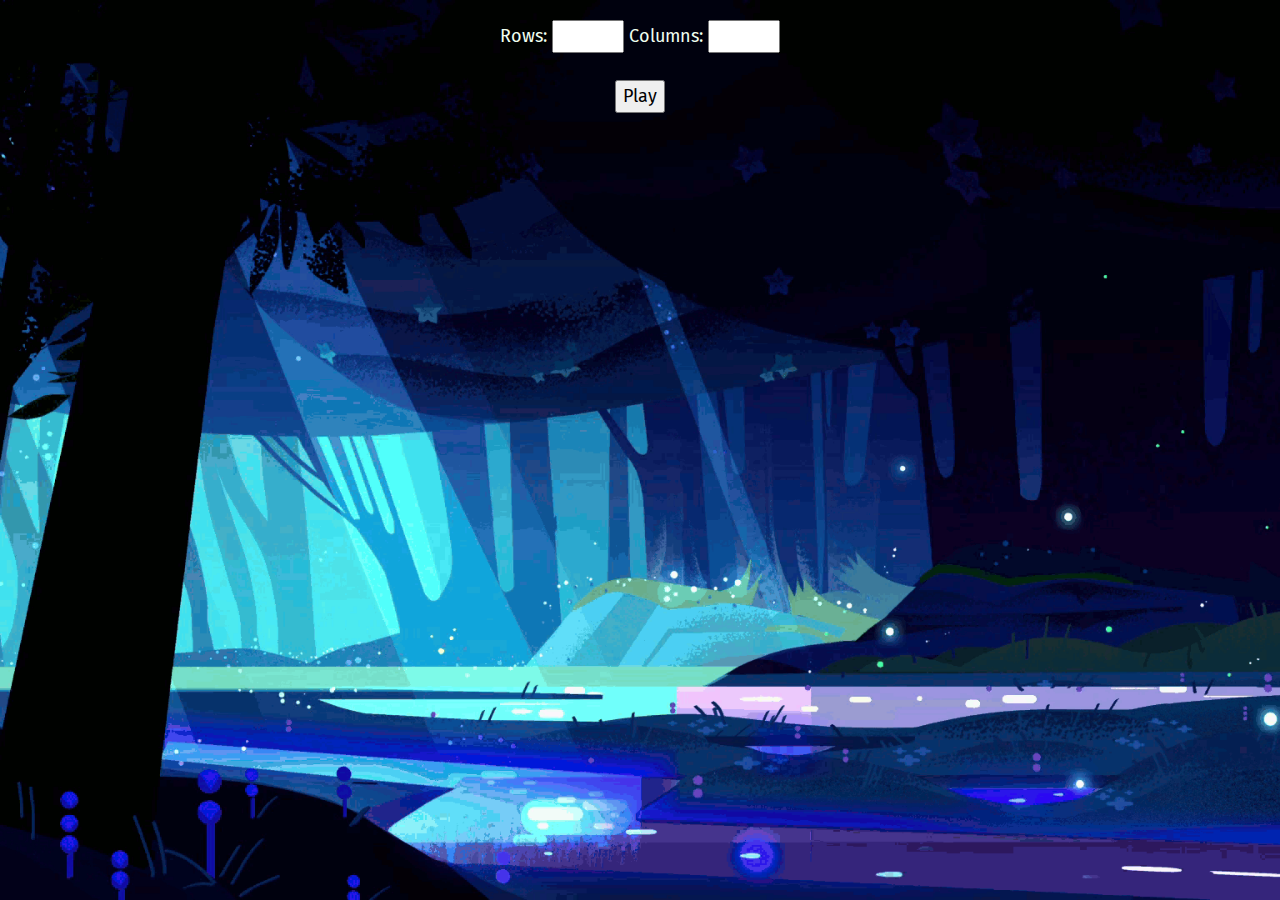
<file: minesweeper/index.html>
<!DOCTYPE html>
<html lang="en">
  <head>
    <meta charset="UTF-8" />
    <meta http-equiv="X-UA-Compatible" content="IE=edge" />
    <meta name="viewport" content="width=device-width, initial-scale=1.0" />
    <title>Document</title>
    <script src="https://ajax.googleapis.com/ajax/libs/jquery/3.6.0/jquery.min.js"></script>
    <link
      href="https://cdn.jsdelivr.net/npm/bootstrap@5.1.3/dist/css/bootstrap.min.css"
      rel="stylesheet"
    />
    <link rel="preconnect" href="https://fonts.googleapis.com" />
    <link rel="preconnect" href="https://fonts.gstatic.com" crossorigin />
    <link
      href="https://fonts.googleapis.com/css2?family=Fira+Sans:ital@1&family=Mochiy+Pop+One&display=swap"
      rel="stylesheet"
    />
    <style>
      table {
        margin-top: 50px;
        margin: auto;
        font-size: 22px;
      }
      .table_btn {
        width: 40px;
        height: 40px;
        border-radius: 4px;
        color: lightcyan;
      }
      body {
        background: url("./img.gif") no-repeat center fixed;
        background-size: cover;
        color: honeydew;
        font-family: "Fira Sans", sans-serif;
        font-size: 18px;
      }
      td {
        padding: 5px;
      }
    </style>
  </head>

  <body>
    <div id="div1" style="margin-top: 20px">
      <form style="text-align: center">
        <label for="rows">Rows:</label>
        <input type="number" id="rows" min="4" max="10" required />
        <label for="cols">Columns:</label>
        <input type="number" id="cols" min="4" max="10" required /><br /><br />
        <input type="submit" value="Play" id="play" />
      </form>
    </div>

    <div style="text-align: center">
      <h1 id="display" style="display: none"></h1>
    </div>

    <table id="t1" class="table-primary"></table>

    <script>
      var arr = [];
      $("form").on("submit", (event) => {
        createGame();
        event.preventDefault();
      });

      var createGame = () => {
        arr = [];
        var rows = parseInt($("#rows").val());
        var cols = parseInt($("#cols").val());
        var bombs = parseInt((rows * cols) / 2);
        var xhr = new XMLHttpRequest();
        xhr.withCredentials = true;
        xhr.open(
          "GET",
          `https://minesweeper1.p.rapidapi.com/boards/new?r=${rows}&c=${cols}`
        );
        xhr.setRequestHeader("x-rapidapi-host", "minesweeper1.p.rapidapi.com");
        xhr.setRequestHeader(
          "x-rapidapi-key",
          "4a3d307d2bmshd8ca0f1679ee0afp169bb3jsn941f7a4d87f6"
        );
        xhr.send();
        xhr.onload = () => {
          var matrix = JSON.parse(xhr.responseText).board;
          $("#t1").html("");
          $("#display").css("display", "none");
          let html = "";
          for (row of matrix) {
            html += "<tr>";
            for (col of row) {
              arr.push(col);
              html += `
            <td>
              <button class="table_btn" value=${col}></button>
            </td>
            `;
            }
            html += "</tr>";
          }
          $("#t1").append(html);
          $("#t1").show();
          console.log(arr);
        };
      };

      var isWinner = () => {
        // console.log(arr);
        // console.log(arr.length);
        for (element of arr) {
          if (element != -1 && !isNaN(element)) {
            return false;
          }
        }
        return true;
      };

      $(document).on("click", ".table_btn", function () {
        if ($(this).val() != -1) {
          console.log($(".table_btn").index($(this)));
          arr[$(".table_btn").index($(this))] = NaN;

          $(this)
            .text($(this).val())
            .css("color", "green")
            .css("font-weight", "bold");
          if (isWinner()) {
            $(".table_btn").each(function (index, element) {
              if ($(element).val() == -1) {
                $(element).text("").text("💣");
              }
              $(element).prop("disabled", true);
            });
            $("#display")
              .text("You Win")
              .css("display", "block")
              .css("color", "#2E7D32");
          }
        } else {
          $("#display")
            .text("You Lost")
            .css("display", "block")
            .css("color", "#D32F2F");
          $(".table_btn").each(function (index, element) {
            if ($(element).val() != -1) {
              $(element)
                .text($(element).val())
                .css("color", "green")
                .css("font-weight", "bold");
            } else {
              $(element).text("").text("💣");
            }
            $(element).prop("disabled", true);
          });
          $("#play").text("Play Again");
        }
      });
    </script>
  </body>
</html>
</file>
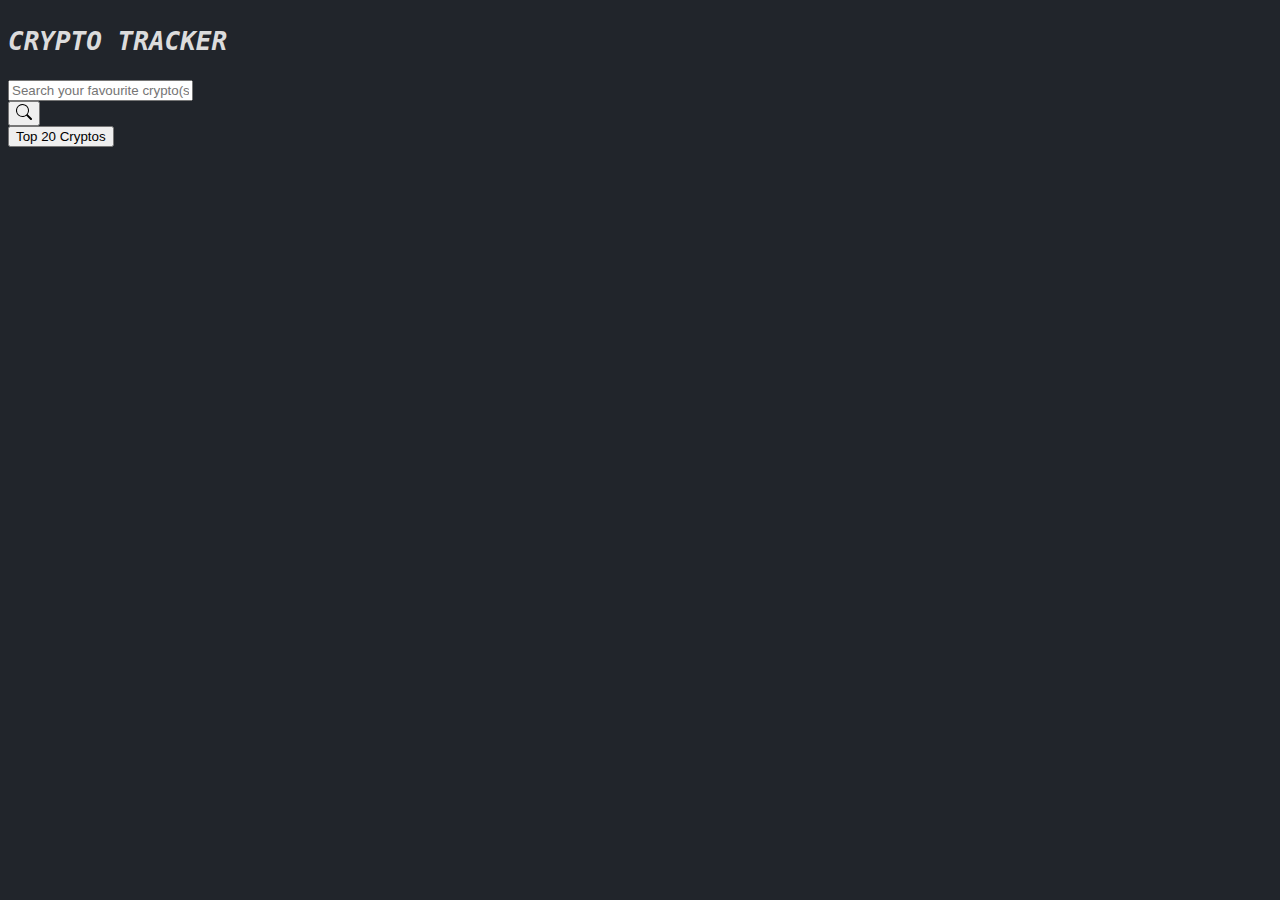
<file: crypto/crypto.html>
<!DOCTYPE html>
<html lang="en">
  <head>
    <meta charset="UTF-8" />
    <meta http-equiv="X-UA-Compatible" content="IE=edge" />
    <meta name="viewport" content="width=device-width, initial-scale=1.0" />
    <title>Crypto Tracker</title>
    <script src="https://ajax.googleapis.com/ajax/libs/jquery/3.6.0/jquery.min.js"></script>
    <link rel="preconnect" href="https://fonts.googleapis.com" />
    <link rel="preconnect" href="https://fonts.gstatic.com" crossorigin />
    <link
      href="https://fonts.googleapis.com/css2?family=Work+Sans&display=swap"
      rel="stylesheet"
    />
    <link
      href="https://cdn.jsdelivr.net/npm/bootstrap@5.1.3/dist/css/bootstrap.min.css"
      rel="stylesheet"
      integrity="sha384-1BmE4kWBq78iYhFldvKuhfTAU6auU8tT94WrHftjDbrCEXSU1oBoqyl2QvZ6jIW3"
      crossorigin="anonymous"
    />
    <script
      src="https://cdn.jsdelivr.net/npm/bootstrap@5.1.3/dist/js/bootstrap.bundle.min.js"
      integrity="sha384-ka7Sk0Gln4gmtz2MlQnikT1wXgYsOg+OMhuP+IlRH9sENBO0LRn5q+8nbTov4+1p"
      crossorigin="anonymous"
    ></script>
    <link rel="stylesheet" href="./style.css" />
  </head>

  <body>
    <div class="container-fluid">
      <div>
        <h1
          class="text-center"
          style="font-family: Verdana, Geneva, Tahoma, sans-serif"
        >
          <i style="font-family: monospace">CRYPTO TRACKER</i>
        </h1>
      </div>
      <div class="row justify content around">
        <div class="col-md-4 offset-md-4">
          <form>
            <div class="input-group mb-3">
              <input
                id="search"
                type="text"
                class="form-control"
                placeholder="Search your favourite crypto(s)"
                aria-label="Search your favourite crypto(s)"
                aria-describedby="basic-addon2"
                required
              />
              <div class="input-group-append">
                <button
                  class="btn btn-success"
                  type="submit"
                  id="button-addon2"
                >
                  <svg
                    xmlns="http://www.w3.org/2000/svg"
                    width="16"
                    height="16"
                    fill="currentColor"
                    class="bi bi-search"
                    viewBox="0 0 16 16"
                  >
                    <path
                      d="M11.742 10.344a6.5 6.5 0 1 0-1.397 1.398h-.001c.03.04.062.078.098.115l3.85 3.85a1 1 0 0 0 1.415-1.414l-3.85-3.85a1.007 1.007 0 0 0-.115-.1zM12 6.5a5.5 5.5 0 1 1-11 0 5.5 5.5 0 0 1 11 0z"
                    />
                  </svg>
                </button>
              </div>
            </div>
          </form>
        </div>
        <div class="offset-md-2 col-md-2">
          <button type="button" class="btn btn-light" id="top20">
            Top 20 Cryptos
          </button>
        </div>
      </div>
      <p></p>
      <div
        class="mx-auto table-responsive-md col-sm-12 col-md-10"
        style="background-color: gainsboro"
      >
        <table
          id="t1"
          class="table table-striped table-hover text-left"
        ></table>
      </div>
    </div>

    <script>
      async function getData(url) {
        let data = await fetch(url);
        data = (await data.json()).data;
        printData(data);
      }

      function printData(data) {
        var row = `
            <thead class="thead-dark">
              <tr>
                <th scope="col">Symbol</th>
                <th scope="col">Name</th>
                <th scope="col">Price</th>
                <th scope="col">Market Cap</th>
                <th scope="col">Change(24h)</th>
              </tr>
            </thead><tbody>
          `;
        data.forEach(function (obj) {
          row += `<tr>`;
          row += `<td>${obj.symbol}</td>`;
          row += `<td>${obj.name}</td>`;
          row += `<td>$${parseFloat(obj.priceUsd).toFixed(6)}</td>`;
          row += `<td>$${parseFloat(obj.marketCapUsd).toFixed(2)}</td>`;
          row +=
            `<td style="background-color:${
              parseFloat(obj.changePercent24Hr) > 0 ? "#66BB6A" : "#FF5722"
            }">` +
            parseFloat(obj.changePercent24Hr).toFixed(2) +
            "%" +
            `</td>`;
          row += "</tr>";
        });
        row += "</tbody>";
        $("#t1").html(row);
      }

      $("form").submit(function (event) {
        if ($("#t1").html() != "") $("#t1").fadeOut("1000");
        var str = $("#search").val();
        var url = `https://api.coincap.io/v2/assets?ids=${str}`;
        $("#t1").fadeIn("1000");
        getData(url);
        event.preventDefault();
      });
      $("#top20").click(function () {
        if ($("#t1").html() != "") $("#t1").fadeOut("1000");
        var url = `https://api.coincap.io/v2/assets?limit=20`;
        $("#t1").fadeIn("1000");
        getData(url);
      });
    </script>
  </body>
</html>
</file>
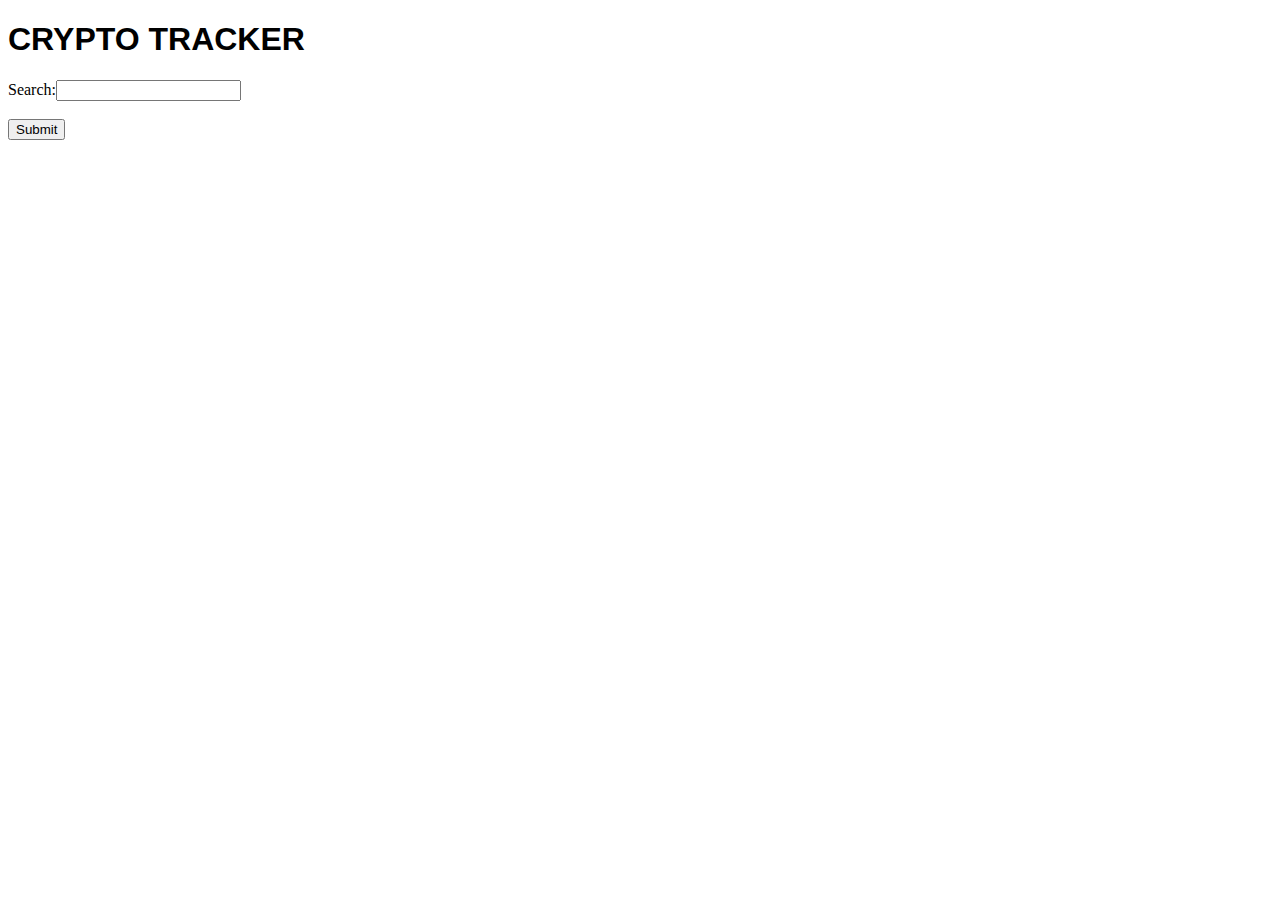
<file: crypto/temp.html>
<!DOCTYPE html>
<html lang="en">
  <head>
    <title>Crypto Tracker</title>
    <script src="https://ajax.googleapis.com/ajax/libs/jquery/3.6.0/jquery.min.js"></script>
    <style>
      form {
        display: table;
      }

      p {
        display: table-row;
      }

      label {
        display: table-cell;
        vertical-align: middle;
      }

      input {
        display: table-cell;
      }

      span {
        color: red;
      }

      tr:nth-child(odd) {
        background-color: #dbe5f1;
      }

      tr:nth-child(even) {
        background-color: #b8cce4;
      }

      tr:nth-child(1) {
        background-color: #4f81bd;
        color: white;
      }

      td,
      th {
        border: 2px solid white;
      }

      table {
        border-collapse: collapse;
        border-radius: 10px;
        border: 2px solid goldenrod;
        width: 50%;
        text-align: center;
      }
    </style>
  </head>

  <body>
    <h1 style="font-family: Verdana, Geneva, Tahoma, sans-serif">
      CRYPTO TRACKER
    </h1>
    <form>
      Search:<input type="text" id="search" required /><br /><br />
      <input type="submit" value="Submit" />
    </form>
    <p></p>
    <table id="t1" style="border: 1px solid black"></table>
    <script>
      $("form").submit(function (event) {
        var xhr = new XMLHttpRequest();
        var search = $("#search").val();
        xhr.open("GET", `https://api.coincap.io/v2/assets?ids=${search}`);
        xhr.onload = function () {
          var data = JSON.parse(xhr.responseText).data;
          var row =
            "<tr><th>Symbol</th><th>Name</th><th>Price</th><th>Supply</th><th>Max Supply</th><th>Market Cap</th><th>% Change(24 hrs)</th></tr>";
          data.forEach(function (obj) {
            row += "<tr>";
            row += "<td>" + obj.symbol + "</td>";
            row += "<td>" + obj.name + "</td>";
            row += "<td>" + "$" + parseFloat(obj.priceUsd).toFixed(3) + "</td>";
            row += "<td>" + parseInt(obj.supply) + "</td>";
            row += "<td>" + parseInt(obj.maxSupply) + "</td>";
            row += "<td>" + parseFloat(obj.marketCapUsd).toFixed(2) + "</td>";
            row +=
              "<td>" +
              parseFloat(obj.changePercent24Hr).toFixed(2) +
              "%" +
              "</td>";
            row += "</tr>";
          });
          $("#t1").html(row);
        };
        xhr.send();
        event.preventDefault();
      });
    </script>
  </body>
</html>
</file>
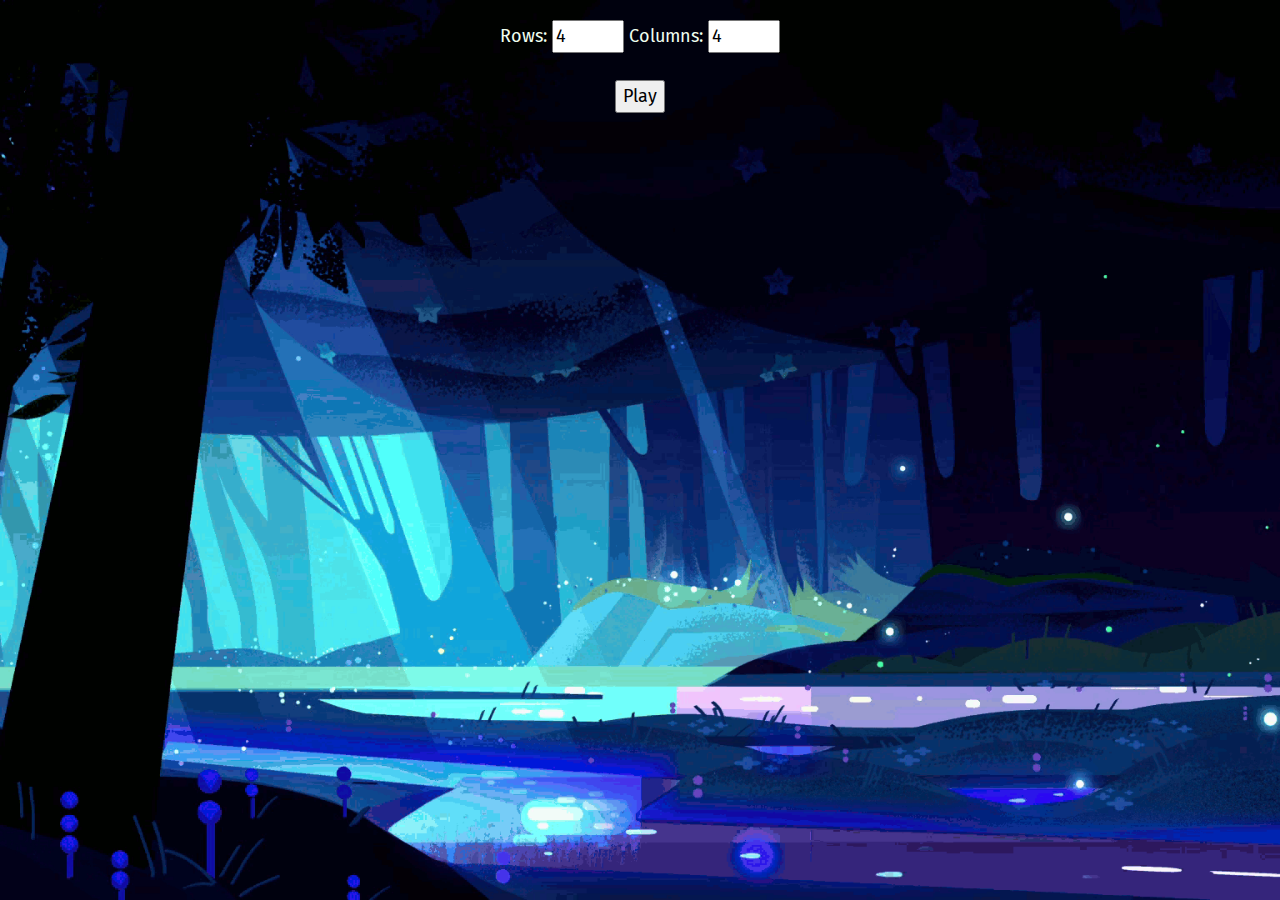
<file: minesweeper/minesweeper.html>
<!DOCTYPE html>
<html lang="en">
  <head>
    <meta charset="UTF-8" />
    <meta http-equiv="X-UA-Compatible" content="IE=edge" />
    <meta name="viewport" content="width=device-width, initial-scale=1.0" />
    <title>Minesweeper</title>
    <script src="https://ajax.googleapis.com/ajax/libs/jquery/3.6.0/jquery.min.js"></script>
    <link
      href="https://cdn.jsdelivr.net/npm/bootstrap@5.1.3/dist/css/bootstrap.min.css"
      rel="stylesheet"
    />
    <link rel="preconnect" href="https://fonts.googleapis.com" />
    <link rel="preconnect" href="https://fonts.gstatic.com" crossorigin />
    <link
      href="https://fonts.googleapis.com/css2?family=Fira+Sans:ital@1&family=Mochiy+Pop+One&display=swap"
      rel="stylesheet"
    />
    <style>
      table {
        margin-top: 50px;
        margin: auto;
        font-size: 22px;
      }
      .table_btn {
        width: 40px;
        height: 40px;
        border-radius: 4px;
        color: lightcyan;
      }
      body {
        background: url("./img.gif") no-repeat center fixed;
        background-size: cover;
        color: honeydew;
        font-family: "Fira Sans", sans-serif;
        font-size: 18px;
      }
      td {
        padding: 5px;
      }
    </style>
  </head>

  <body>
    <div id="div1" style="margin-top: 20px">
      <form style="text-align: center">
        <label for="rows">Rows:</label>
        <input type="number" id="rows" min="4" max="10" value="4" required />
        <label for="cols">Columns:</label>
        <input
          type="number"
          id="cols"
          min="4"
          max="10"
          value="4"
          required
        /><br /><br />
        <input type="submit" value="Play" id="play" />
      </form>
    </div>

    <div style="text-align: center">
      <h1 id="display" style="display: none"></h1>
    </div>

    <table id="t1" class="table-primary"></table>

    <script>
      var arr = [];
      $("form").on("submit", (event) => {
        createGame();
        event.preventDefault();
      });

      var createGame = () => {
        arr = [];
        var rows = parseInt($("#rows").val());
        var cols = parseInt($("#cols").val());
        var bombs = parseInt((rows * cols) / 2);
        var xhr = new XMLHttpRequest();
        xhr.withCredentials = true;
        xhr.open(
          "GET",
          `https://minesweeper1.p.rapidapi.com/boards/new?r=${rows}&c=${cols}`
        );
        xhr.setRequestHeader("x-rapidapi-host", "minesweeper1.p.rapidapi.com");
        xhr.setRequestHeader(
          "x-rapidapi-key",
          "4a3d307d2bmshd8ca0f1679ee0afp169bb3jsn941f7a4d87f6"
        );
        xhr.send();
        xhr.onload = () => {
          var matrix = JSON.parse(xhr.responseText).board;
          $("#t1").html("");
          $("#display").css("display", "none");
          let html = "";
          for (row of matrix) {
            html += "<tr>";
            for (col of row) {
              arr.push(col);
              html += `
            <td>
              <button class="table_btn" value=${col}></button>
            </td>
            `;
            }
            html += "</tr>";
          }
          $("#t1").append(html);
          $("#t1").show();
          console.log(arr);
        };
      };

      var isWinner = () => {
        // console.log(arr);
        // console.log(arr.length);
        for (element of arr) {
          if (element != -1 && !isNaN(element)) {
            return false;
          }
        }
        return true;
      };

      $($(document)).on("click", ".table_btn", function () {
        if ($(this).val() != -1) {
          console.log($(".table_btn").index($(this)));
          arr[$(".table_btn").index($(this))] = NaN;

          $(this)
            .text($(this).val())
            .css("color", "green")
            .css("font-weight", "bold");
          if (isWinner()) {
            $(".table_btn").each(function (index, element) {
              if ($(element).val() == -1) {
                $(element).text("").text("💣");
              }
              $(element).prop("disabled", true);
            });
            $("#display")
              .text("You Win")
              .css("display", "block")
              .css("color", "#2E7D32");
          }
        } else {
          $("#display")
            .text("You Lost")
            .css("display", "block")
            .css("color", "#D32F2F");
          $(".table_btn").each(function (index, element) {
            if ($(element).val() != -1) {
              $(element)
                .text($(element).val())
                .css("color", "green")
                .css("font-weight", "bold");
            } else {
              $(element).text("").text("💣");
            }
            $(element).prop("disabled", true);
          });
          $("#play").text("Play Again");
        }
      });
    </script>
  </body>
</html>
</file>
<file: crypto/style.css>
body {
  color: gainsboro;
  font-family: "Work Sans", sans-serif;
  background-color: #21252b;
}
</file>
